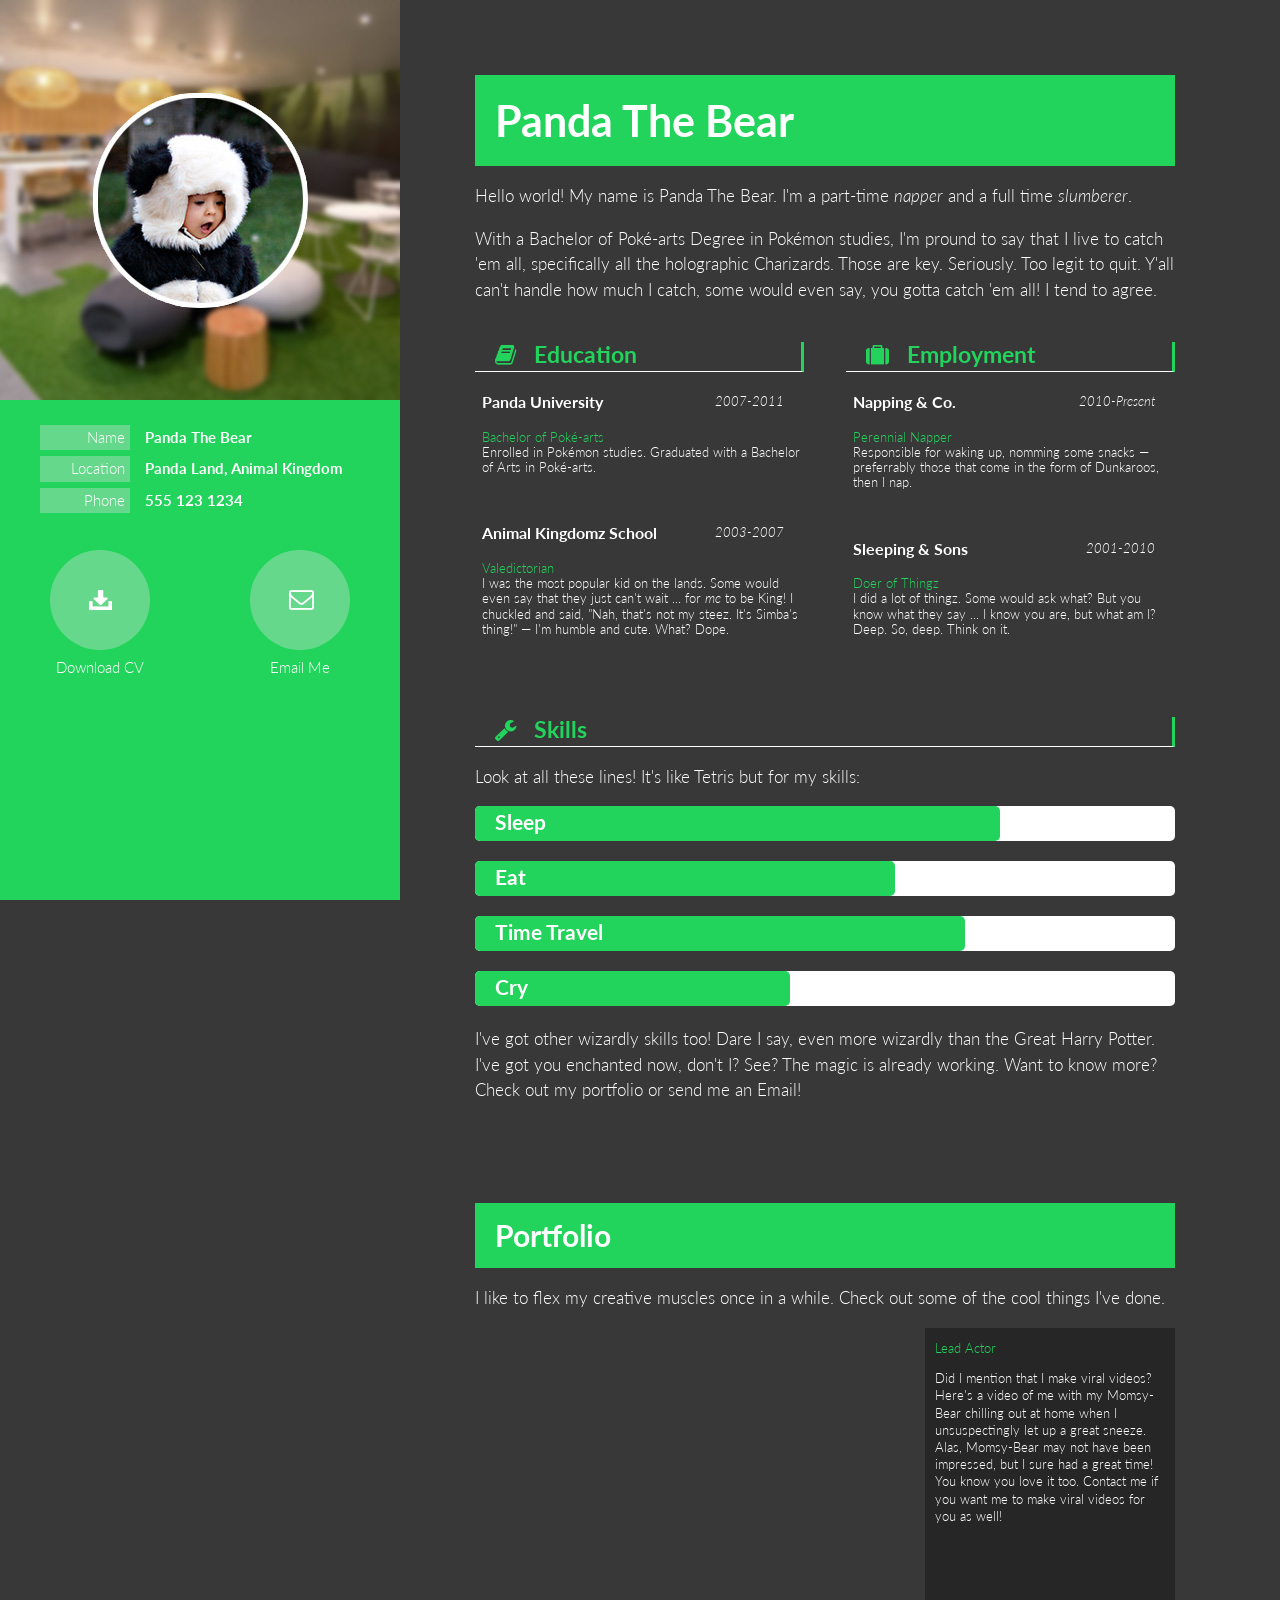
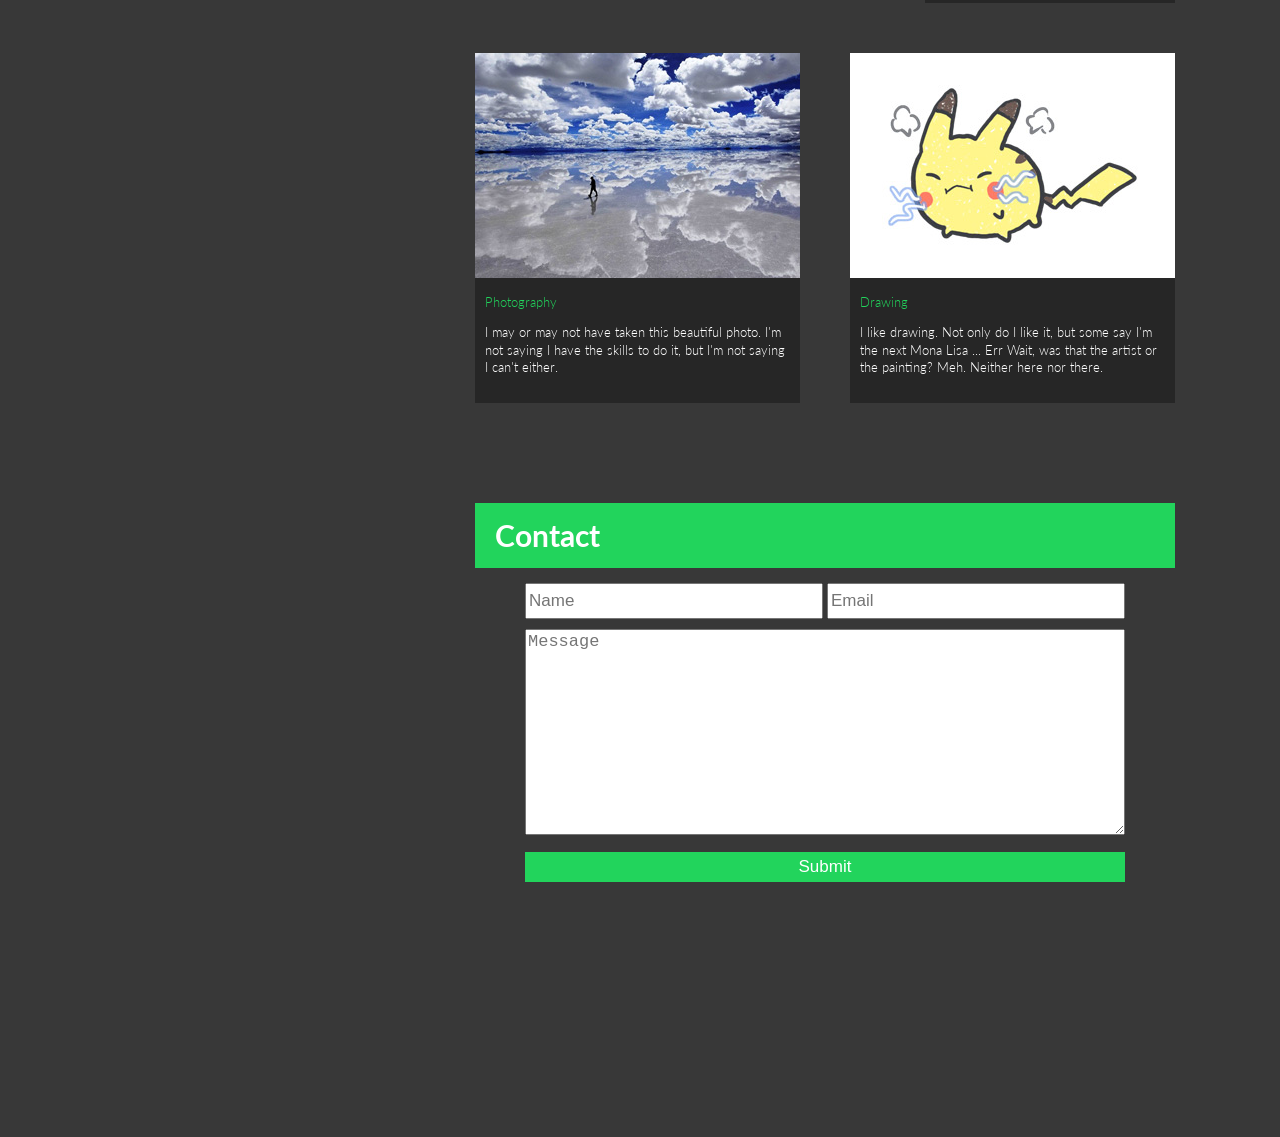
<file: index.html>
<!DOCTYPE HTML>
<html>
	<head>
		<title>Panda The Bear</title>
                <meta charset="UTF-8">
		<link type="text/css" rel="stylesheet" href="style.css"/>
		<link href='http://fonts.googleapis.com/css?family=Lato:300,400,700,900,400italic' rel='stylesheet' type='text/css'>
		<link rel="stylesheet" href="css/font-awesome.min.css">
                <script src="https://code.jquery.com/jquery-2.2.3.min.js" integrity="sha256-a23g1Nt4dtEYOj7bR+vTu7+T8VP13humZFBJNIYoEJo=" crossorigin="anonymous"></script>
	</head>

	<body>

		<!--Left Bar Content -->
		<aside class="highlight">
			<img src="images/self-portrait-grassbg.jpg" alt="Self Portrait" title="Self Portrait" class="profile-image" />

			<ul class="bio-info">
				<li class="bio-info-item">
					<span class="bio-info-title">Name</span>
					<span class="bio-info-value bio-info-name">Panda The Bear</span>
				</li>
				<li class="bio-info-item">
					<span class="bio-info-title">Location</span>
					<span class="bio-info-value bio-info-location">Panda Land, Animal Kingdom</span>
				</li>
				<li class="bio-info-item">
					<span class="bio-info-title">Phone</span>
					<span class="bio-info-value bio-info-phone">555 123 1234</span>
				</li>
			</ul>

 			<div class="action-container">
				<div class="action-icon-container">
					<a class="action-icon-bg" href="#">
						<p class="action-icon"><i class="icon-download-alt"></i></p>
					</a>
					<p class="action-icon-text">Download CV</p>
				</div>


				<div class="action-icon-container">
					<a class="action-icon-bg" href="#">
						<p class="action-icon"><i class="icon-envelope"></i></p>
					</a>
					<p class="action-icon-text">Email Me</p>
				</div>
			</div>

		</aside>


		<!-- Right Bar Content -->
		<section>

			<!-- About Section -->
			<div>
				<h1 class="highlight">Panda The Bear</h1>
				<p>Hello world! My name is Panda The Bear. I'm a part-time <em>napper</em> and a full time <em>slumberer</em>.</p>
				<p>With a Bachelor of Poké-arts Degree in Pokémon studies, I'm pround to say that I live to catch 'em all, specifically all the holographic Charizards. Those are key. Seriously. Too legit to quit. Y'all can't handle how much I catch, some would even say, you gotta catch 'em all! I tend to agree.</p>

				<!-- Employment & Education Info Section -->
				<div class="info-outter-container">
					<div class="info-inner-container" id="education">
						<h3 class="info-title"><i class="icon-book"></i> &nbsp; Education</h3>
						<ul class="info-list">
							<li><h4 class="info-list-title">Panda University</h4></li>
							<li><span>2007-2011</span></li>
							<div class="clear"></div>
							<li>Bachelor of Poké-arts</li>
							<li>Enrolled in Pokémon studies. Graduated with a Bachelor of Arts in Poké-arts.</li>
						</ul>

						<ul class="info-list">
							<li><h4 class="info-list-title">Animal Kingdomz School</h4></li>
							<li><span>2003-2007</span></li>
							<div class="clear"></div>
							<li>Valedictorian</li>
							<li>I was the most popular kid on the lands. Some would even say that they just can't wait ... for <em>me</em> to be King! I chuckled and said, "Nah, that's not my steez. It's Simba's thing!" &mdash; I'm humble and cute. What? Dope.</li>

						</ul>
					</div>

					<div class="info-inner-container" id="employment">
						<h3 class="info-title"><i class="icon-suitcase"></i> &nbsp; Employment</h3>
						<ul class="info-list">
							<li><h4 class="info-list-title">Napping &amp; Co. </h4></li>
							<li><span>2010-Present</span></li>
							<div class="clear"></div>
							<li>Perennial Napper</li>
							<li>Responsible for waking up, nomming some snacks &mdash; preferrably those that come in the form of Dunkaroos, then I nap.</li>
						</ul>

						<ul class="info-list">
							<li><h4 class="info-list-title">Sleeping &amp; Sons</h4></li>
							<li><span>2001-2010</span></li>
							<div class="clear"></div>
							<li>Doer of Thingz</li>
							<li>I did a lot of thingz. Some would ask what? But you know what they say ... I know you are, but what am I? Deep. So, deep. Think on it.</li>

						</ul>
					</div>
					<div class="clear"></div>
				</div>

				<!-- Skills Section -->
				<h3 class="info-title"><i class="icon-wrench"></i> &nbsp; Skills</h3>
				<p>Look at all these lines! It's like Tetris but for my skills:</p>


				<div class="bar-default">
					<div class="bar-filled highlight" id="sleep">
						<h4 class="bar-title">Sleep</h4>
					</div>
				</div>

				<div class="bar-default">
					<div class="bar-filled highlight" id="eat">
						<h4 class="bar-title">Eat</h4>
					</div>
				</div>


				<div class="bar-default">
					<div class="bar-filled highlight" id="time-travel">
						<h4 class="bar-title">Time Travel</h4>
					</div>
				</div>

				<div class="bar-default">
					<div class="bar-filled highlight" id="cry">
						<h4 class="bar-title">Cry</h4>
					</div>
				</div>



				<p>I've got other wizardly skills too! Dare I say, even more wizardly than the Great Harry Potter. I've got you enchanted now, don't I? See? The magic is already working. Want to know more? Check out my portfolio or send me an Email!</p>
			</div>

			<!-- Portfolio Section -->
			<div>
				<h2 class="highlight">Portfolio</h2>
				<p>I like to flex my creative muscles once in a while. Check out some of the cool things I've done.</p>

				<div class="portfolio-container">

          <iframe class="portfolio-items" id="asb-video-item" src="https://player.vimeo.com/video/138616931" width="450" height="275" frameborder="0" webkitallowfullscreen mozallowfullscreen allowfullscreen></iframe>
					<div class="portfolio-vid-description" id="asb-video-description">
						<p class="title-description">Lead Actor</p>
						<p>Did I mention that I make viral videos? Here's a video of me with my Momsy-Bear chilling out at home when I unsuspectingly let up a great sneeze. Alas, Momsy-Bear may not have been impressed, but I sure had a great time! You know you love it too. Contact me if you want me to make viral videos for you as well!</p>
					</div>
					<div class="clear"></div>
				</div>
				<div class ="portfolio-image" id="left-image">
					<img src="images/clouds-man.jpg" alt="Man Walking on Ice" title="Man Walking on Ice" class="photography" />
					<div class="portfolio-image-description">
						<p class="title-description">Photography</p>
						<p>I may or may not have taken this beautiful photo. I'm not saying I have the skills to do it, but I'm not saying I can't either.</p>
					</div>
				</div>
				<div class = "portfolio-image" id="right-image">
					<img src="images/pikachu-drawing.jpg" alt="Pikachu" title="Pikachu"/>
					<div class="portfolio-image-description">
						<p class="title-description">Drawing</p>
						<p>I like drawing. Not only do I like it, but some say I'm the next Mona Lisa ... Err Wait, was that the artist or the painting? Meh. Neither here nor there.</p>
					</div>
				</div>
				<div class ="clear"></div>
			</div>

			<!-- Contact Section -->
			<div>
				<h2 class="highlight">Contact</h2>
				<form>
					<label for="name"></label>
					<input type="text" name="name" class="contact-info" id="name" placeholder="Name">
					<label for="email"></label>
					<input type="email" name="email" class="contact-info" id="email" placeholder="Email">
					<div class="clear"></div>
					<label for="message"></label>
					<textarea name="message" id="message" placeholder="Message"></textarea>
					<input type="submit" name="submit" id="submit" value="Submit">
				</form>
			</div>

		</section>

	</body>
</html>
</file>
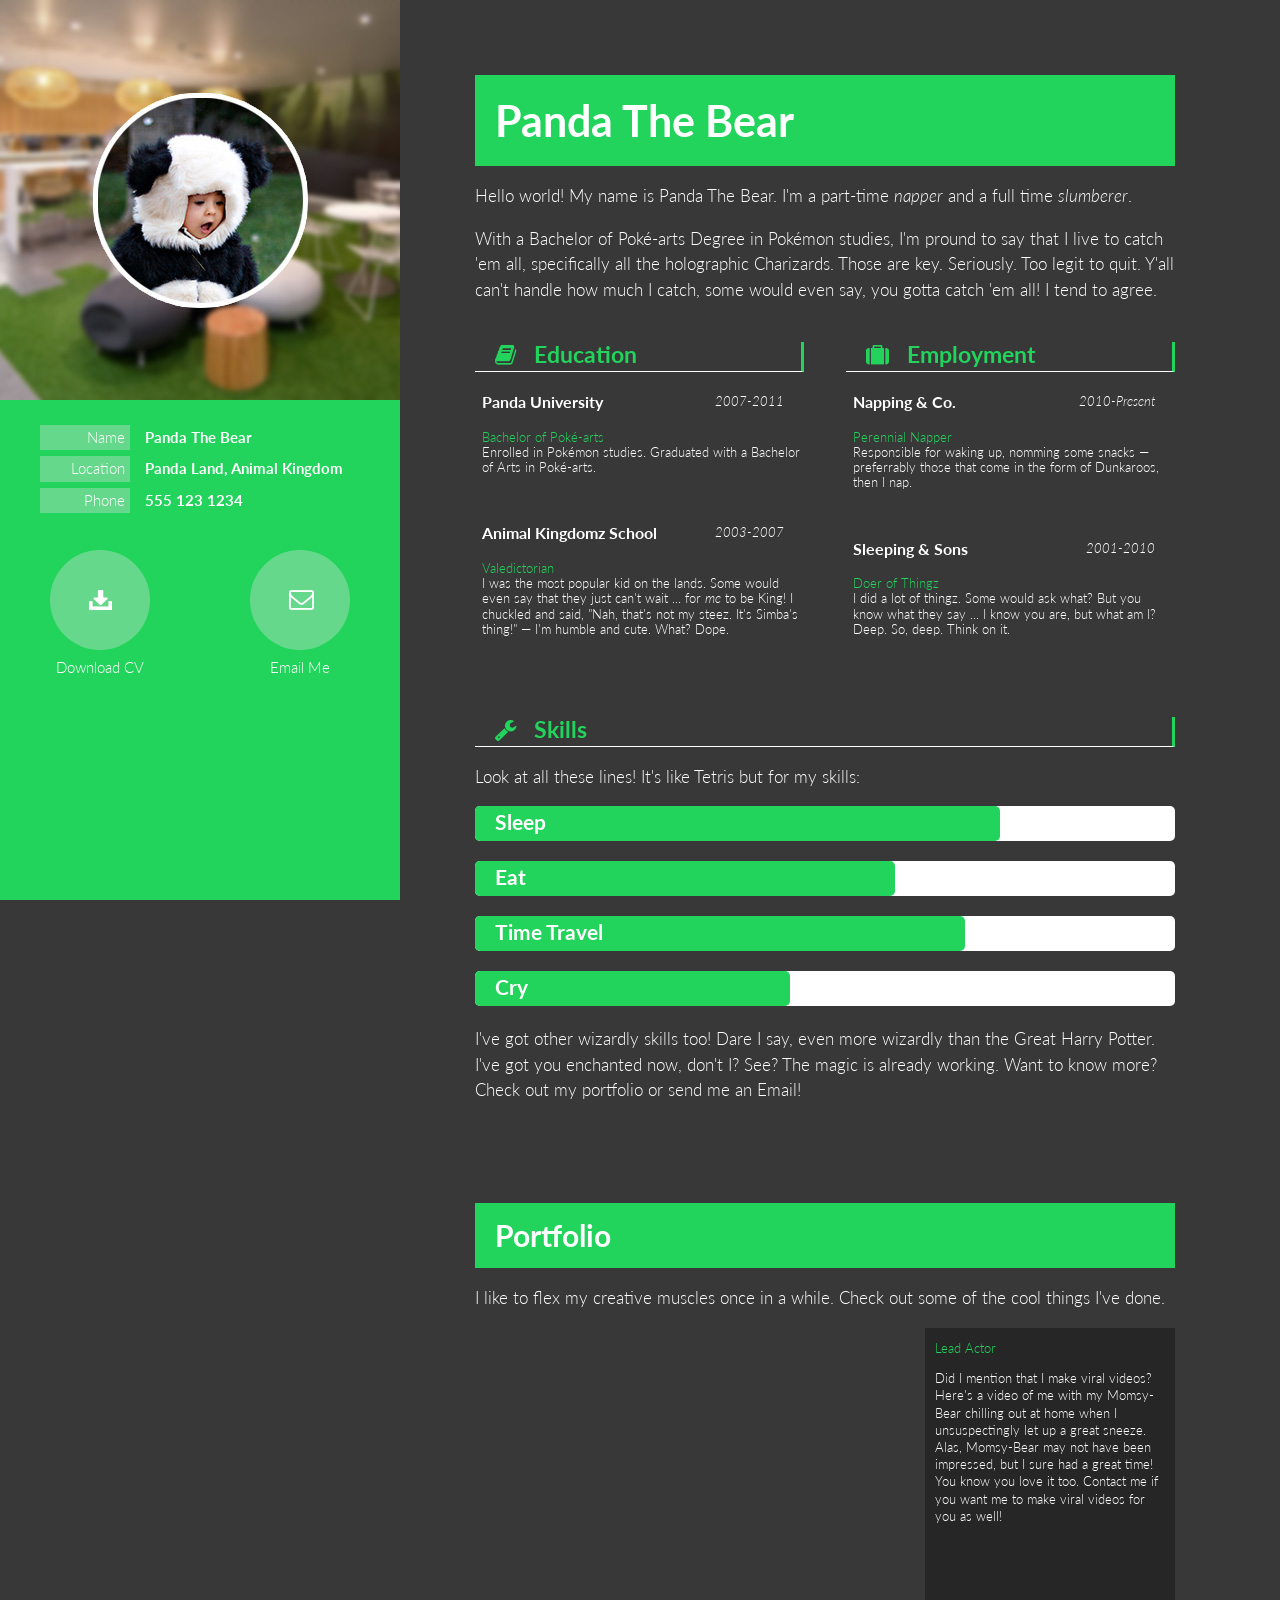
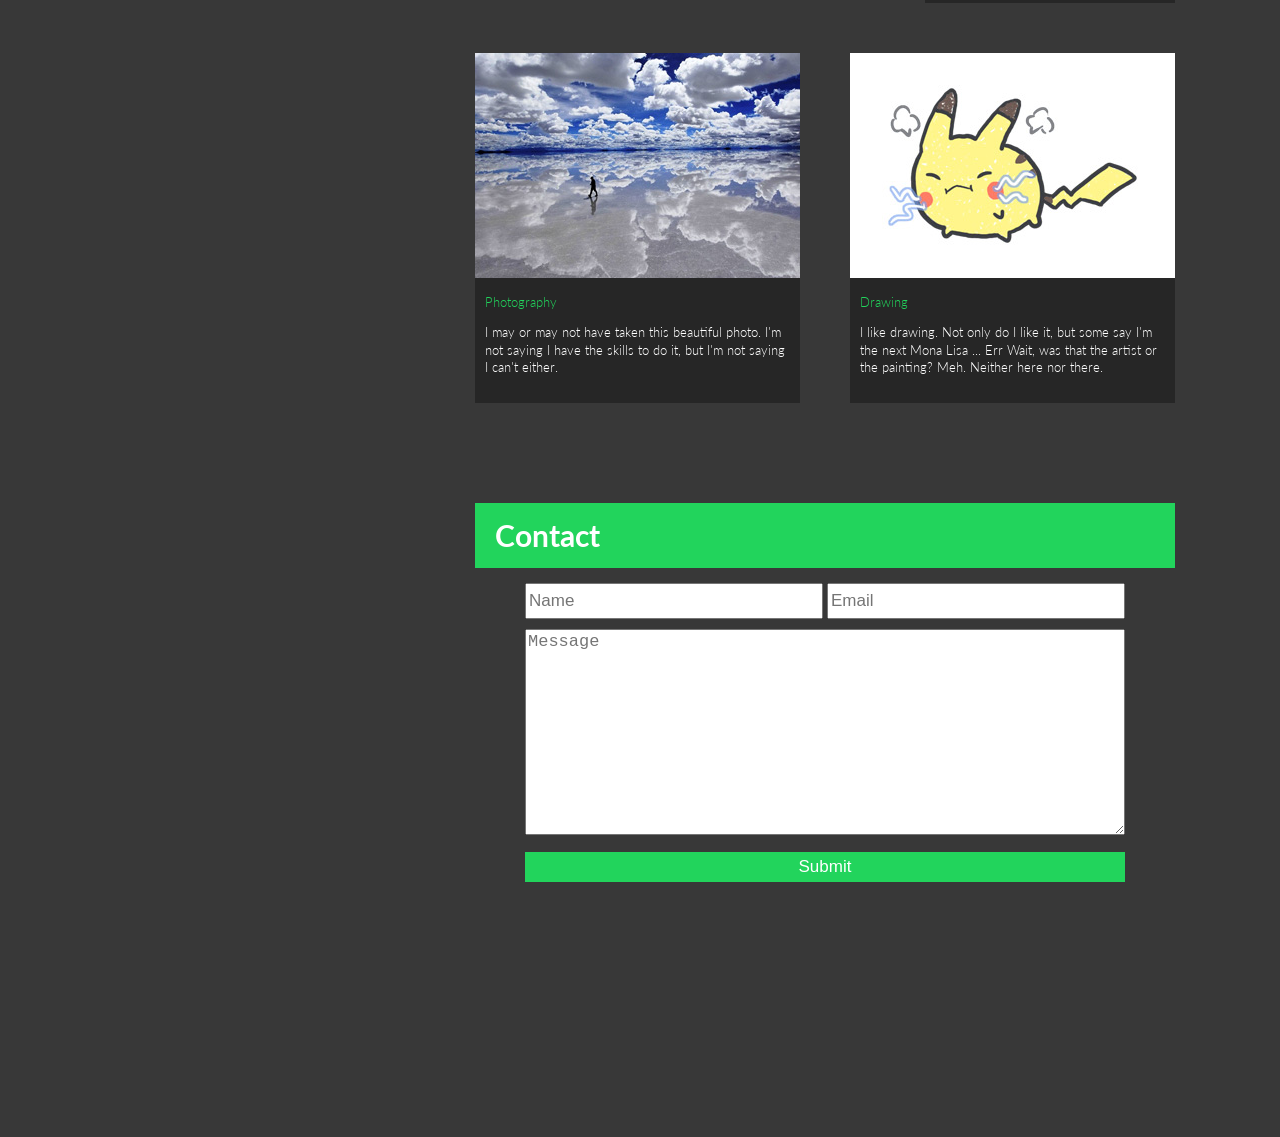
<file: resume.html>
<!DOCTYPE HTML>
<html>
	<head>
		<title>Panda The Bear</title>
    <meta charset="UTF-8">
		<link type="text/css" rel="stylesheet" href="style.css"/>
		<link href='http://fonts.googleapis.com/css?family=Lato:300,400,700,900,400italic' rel='stylesheet' type='text/css'>
		<link rel="stylesheet" href="css/font-awesome.min.css">
	</head>

	<body>

		<!--Left Bar Content -->
		<aside class="highlight">
			<img src="images/self-portrait-grassbg.jpg" alt="Self Portrait" title="Self Portrait"/>

			<ul class="bio-info">
				<li class="bio-info-item">
					<span class="bio-info-title">Name</span>
					<span class="bio-info-value bio-info-name">Panda The Bear</span>
				</li>
				<li class="bio-info-item">
					<span class="bio-info-title">Location</span>
					<span class="bio-info-value bio-info-location">Panda Land, Animal Kingdom</span>
				</li>
				<li class="bio-info-item">
					<span class="bio-info-title">Phone</span>
					<span class="bio-info-value bio-info-phone">555 123 1234</span>
				</li>
			</ul>

 			<div class="action-container">
				<div class="action-icon-container">
					<a class="action-icon-bg" href="#">
						<p class="action-icon"><i class="icon-download-alt"></i></p>
					</a>
					<p class="action-icon-text">Download CV</p>
				</div>


				<div class="action-icon-container">
					<a class="action-icon-bg" href="#">
						<p class="action-icon"><i class="icon-envelope"></i></p>
					</a>
					<p class="action-icon-text">Email Me</p>
				</div>
			</div>

		</aside>


		<!-- Right Bar Content -->
		<section>

			<!-- About Section -->
			<div>
				<h1 class="highlight">Panda The Bear</h1>
				<p>Hello world! My name is Panda The Bear. I'm a part-time <em>napper</em> and a full time <em>slumberer</em>.</p>
				<p>With a Bachelor of Poké-arts Degree in Pokémon studies, I'm pround to say that I live to catch 'em all, specifically all the holographic Charizards. Those are key. Seriously. Too legit to quit. Y'all can't handle how much I catch, some would even say, you gotta catch 'em all! I tend to agree.</p>

				<!-- Employment & Education Info Section -->
				<div class="info-outter-container">
					<div class="info-inner-container" id="education">
						<h3 class="info-title"><i class="icon-book"></i> &nbsp; Education</h3>
						<ul class="info-list">
							<li><h4 class="info-list-title">Panda University</h4></li>
							<li><span>2007-2011</span></li>
							<div class="clear"></div>
							<li>Bachelor of Poké-arts</li>
							<li>Enrolled in Pokémon studies. Graduated with a Bachelor of Arts in Poké-arts.</li>
						</ul>

						<ul class="info-list">
							<li><h4 class="info-list-title">Animal Kingdomz School</h4></li>
							<li><span>2003-2007</span></li>
							<div class="clear"></div>
							<li>Valedictorian</li>
							<li>I was the most popular kid on the lands. Some would even say that they just can't wait ... for <em>me</em> to be King! I chuckled and said, "Nah, that's not my steez. It's Simba's thing!" &mdash; I'm humble and cute. What? Dope.</li>

						</ul>
					</div>

					<div class="info-inner-container" id="employment">
						<h3 class="info-title"><i class="icon-suitcase"></i> &nbsp; Employment</h3>
						<ul class="info-list">
							<li><h4 class="info-list-title">Napping &amp; Co. </h4></li>
							<li><span>2010-Present</span></li>
							<div class="clear"></div>
							<li>Perennial Napper</li>
							<li>Responsible for waking up, nomming some snacks &mdash; preferrably those that come in the form of Dunkaroos, then I nap.</li>
						</ul>

						<ul class="info-list">
							<li><h4 class="info-list-title">Sleeping &amp; Sons</h4></li>
							<li><span>2001-2010</span></li>
							<div class="clear"></div>
							<li>Doer of Thingz</li>
							<li>I did a lot of thingz. Some would ask what? But you know what they say ... I know you are, but what am I? Deep. So, deep. Think on it.</li>

						</ul>
					</div>
					<div class="clear"></div>
				</div>

				<!-- Skills Section -->
				<h3 class="info-title"><i class="icon-wrench"></i> &nbsp; Skills</h3>
				<p>Look at all these lines! It's like Tetris but for my skills:</p>


				<div class="bar-default">
					<div class="bar-filled highlight" id="sleep">
						<h4 class="bar-title">Sleep</h4>
					</div>
				</div>

				<div class="bar-default">
					<div class="bar-filled highlight" id="eat">
						<h4 class="bar-title">Eat</h4>
					</div>
				</div>


				<div class="bar-default">
					<div class="bar-filled highlight" id="time-travel">
						<h4 class="bar-title">Time Travel</h4>
					</div>
				</div>

				<div class="bar-default">
					<div class="bar-filled highlight" id="cry">
						<h4 class="bar-title">Cry</h4>
					</div>
				</div>



				<p>I've got other wizardly skills too! Dare I say, even more wizardly than the Great Harry Potter. I've got you enchanted now, don't I? See? The magic is already working. Want to know more? Check out my portfolio or send me an Email!</p>
			</div>

			<!-- Portfolio Section -->
			<div>
				<h2 class="highlight">Portfolio</h2>
				<p>I like to flex my creative muscles once in a while. Check out some of the cool things I've done.</p>

				<div class="portfolio-container">

          <iframe class="portfolio-items" id="asb-video-item" src="https://player.vimeo.com/video/138616931" width="450" height="275" frameborder="0" webkitallowfullscreen mozallowfullscreen allowfullscreen></iframe>
					<div class="portfolio-vid-description" id="asb-video-description">
						<p class="title-description">Lead Actor</p>
						<p>Did I mention that I make viral videos? Here's a video of me with my Momsy-Bear chilling out at home when I unsuspectingly let up a great sneeze. Alas, Momsy-Bear may not have been impressed, but I sure had a great time! You know you love it too. Contact me if you want me to make viral videos for you as well!</p>
					</div>
					<div class="clear"></div>
				</div>
				<div class ="portfolio-image" id="left-image">
					<img src="images/clouds-man.jpg" alt="Man Walking on Ice" title="Man Walking on Ice"/>
					<div class="portfolio-image-description">
						<p class="title-description">Photography</p>
						<p>I may or may not have taken this beautiful photo. I'm not saying I have the skills to do it, but I'm not saying I can't either.</p>
					</div>
				</div>
				<div class = "portfolio-image" id="right-image">
					<img src="images/pikachu-drawing.jpg" alt="Pikachu" title="Pikachu"/>
					<div class="portfolio-image-description">
						<p class="title-description">Drawing</p>
						<p>I like drawing. Not only do I like it, but some say I'm the next Mona Lisa ... Err Wait, was that the artist or the painting? Meh. Neither here nor there.</p>
					</div>
				</div>
				<div class ="clear"></div>
			</div>

			<!-- Contact Section -->
			<div>
				<h2 class="highlight">Contact</h2>
				<form>
					<label for="name"></label>
					<input type="text" name="name" class="contact-info" id="name" placeholder="Name">
					<label for="email"></label>
					<input type="email" name="email" class="contact-info" id="email" placeholder="Email">
					<div class="clear"></div>
					<label for="message"></label>
					<textarea name="message" id="message" placeholder="Message"></textarea>
					<input type="submit" name="submit" id="submit" value="Submit">
				</form>
			</div>

		</section>

	</body>
</html>
</file>
<file: style.css>
/* ----- General CSS -----  */
html, body {
	margin: 0px;
	padding: 0px;
	width: 100%;
	font-family: 'Lato', sans-serif;
	font-size: 17px;
	line-height: 1.5em;
	color: white;
	font-weight: 300;
}

body {
	background: #383838;
}

.highlight{
	background-color:#22d45c;
}

h1, h2, h3, h4, h5, h6 {
	margin:0px;
	padding: 20px;
}

h1 {
	font-size: 2.5em;
	line-height: 1.2em;
}

h2 {
	font-size: 1.75em;
	margin-top: 100px;
}

h3{
	font-size: 1.35em;
	color: #22d45c;
}

h4{
	font-size: 1.25em;
}



section {
	margin: 75px;
	width: 700px;
	margin-left: 475px;
}

.clear{
	clear: both;
}


/* ----- Employment & Education Info Area ----*/
.info-outter-container{
	width: 700px;
	height: 375px;
	margin-top: 40px;
}

.info-inner-container{
	width: 47%;
	height: 100%;
}

#education{
	float: left;
}

#employment{
	float: right;
}

.info-title{
	border-bottom: 1px solid white;
	padding-bottom: 3px;
	border-right: 3px solid #22d45c;
	padding-top: 0;
}

/*body of content list*/
.info-list{
	margin-left: -10%;
	font-size: 0.75em;
	line-height: 1.2em;
	margin-bottom: 40px;
}

.info-list-title{
	margin-left: -20px;
	margin-bottom: -10px;
	padding: 10px 20px 20px 20px;
	display: inline-block;
	float: left;
}

.info-list-description{

}

ul.info-list li span{
	font-style: italic;
	display: inline-block;
	float: right;
	/* -- added the padding to emulate .info-list-title's padding so that the two elements will align next to each other */
	padding: 10px 20px 20px 20px;
}


ul.info-list li:nth-child(4){
	color: #22d45c;
}
/* ----- Skills Area ----- */

.bar-default{
	height: 35px;
	width: 100%;
	background-color: white;
	border-radius: 5px;
	margin-bottom: 20px;
}

.bar-filled{
	height: 100%;
	border-radius: 5px;
}

h4.bar-title {
	line-height: 1em;
	padding: 6px 20px;
}

#sleep{
	width: 75%;
}

#time-travel{
	width: 70%;
}

#cry{
	width: 45%;
}

#eat{
	width: 60%;
}




/* ----------- Portfolio ---------------- */
.portfolio-container{
	width: 700px;
}

.portfolio-items{
	display: inline-block;
}

.portfolio-vid-description{
	background-color: #262626;
	display: inline-block;
	font-size: 0.75em;
	line-height: 1.35em;

}

#asb-video-item{
	float: left;
}

#asb-video-description{
	width: 230px;
	height: 275px;
	float: right;
	padding: 0 10px;
}

.title-description{
	 color: #22d45c;
}

.portfolio-image{
	width: 325px;
	height: 350px;
	margin-top: 50px;
	background-color: #262626;
	font-size: 0.75em;
	line-height: 1.35em;
}

#left-image{
	float: left;
}

#right-image{
	float:right;
}

.portfolio-image-description{
	padding: 0 10px;
}



/* --------------- Contact Form ------------------ */
form{
	margin: 15px 50px 250px 50px;
	width: 600px;
}

.contact-info{
	width: 290px;
	height: 30px;
	margin-bottom: 5px;
	font-size: 1em;
}

#name{
	float: left;
}

#email{
	float: right;
}

#message{
	width: 594px;
	height: 200px;
	margin-bottom:5px;
	margin-top: 5px;
	font-size: 1em;
}

#submit{
	width: 100%;
	height: 30px;
	margin-top: 5px;
	margin-bottom: 5px;
	background-color: #22d45c;
	border: 0;
	font-size: 1em;
	color: white;
}

#submit:hover{
	background-color: #66d88b;
}

#submit:disabled{
	background-color: #ccc;
        color: rgba(255,255,255,0.5);
}




/* -------------------------------- CSS for !Left Bar Content  -------------------------------- */
aside {
	top: 0px;
	width: 400px;
	height: 100%;
	position: fixed;
}

/* ----- Name, Location, Phone List  ----- */
ul {
	list-style: none;
}

aside ul li{
	margin-bottom: 5px;
}

aside ul li span{
	font-size: 0.90em;
}

aside ul li span a{
	text-decoration: none;
	color: white;
}

aside ul li span a:hover{
	color: #0ec449;
}

aside ul li span:first-child {
	background-color: #66d88b;
	width: 85px;
	display: inline-block;
	text-align: right;
	padding-right: 5px;
	margin-right: 10px;
}

aside ul li span:last-child{
	font-weight: bold;
}



/* ----- Circle Icons ----- */

.action-container {
	margin-top: -15px;
	height: 200px;
	width: 100%;
}


.action-icon-container{
	width: 50%;
	height: 100%;
	display: inline-block;
	position: relative;
}

.action-icon-container:first-child{
	float: left;
}

.action-icon-container:nth-child(3){
	float: right;
}


.action-icon-bg{
	width: 100px;
	height: 100px;
	border-radius: 100px;
	background-color: #66d88b;
	display: inline-block;
	position: absolute;
	top: 35px;
	left: 50px;
	text-decoration: none;
}

.action-icon-bg:hover{
	background-color:#0ec449;
}

.action-icon{
	margin-top: 37px;
	margin-left: 39px;
	color: white;
}

.action-icon i {
	font-size: 25px;
}

.action-icon-text{
	text-align: center;
	margin-top: 70%;
	font-size: 0.9em;
}
</file>
